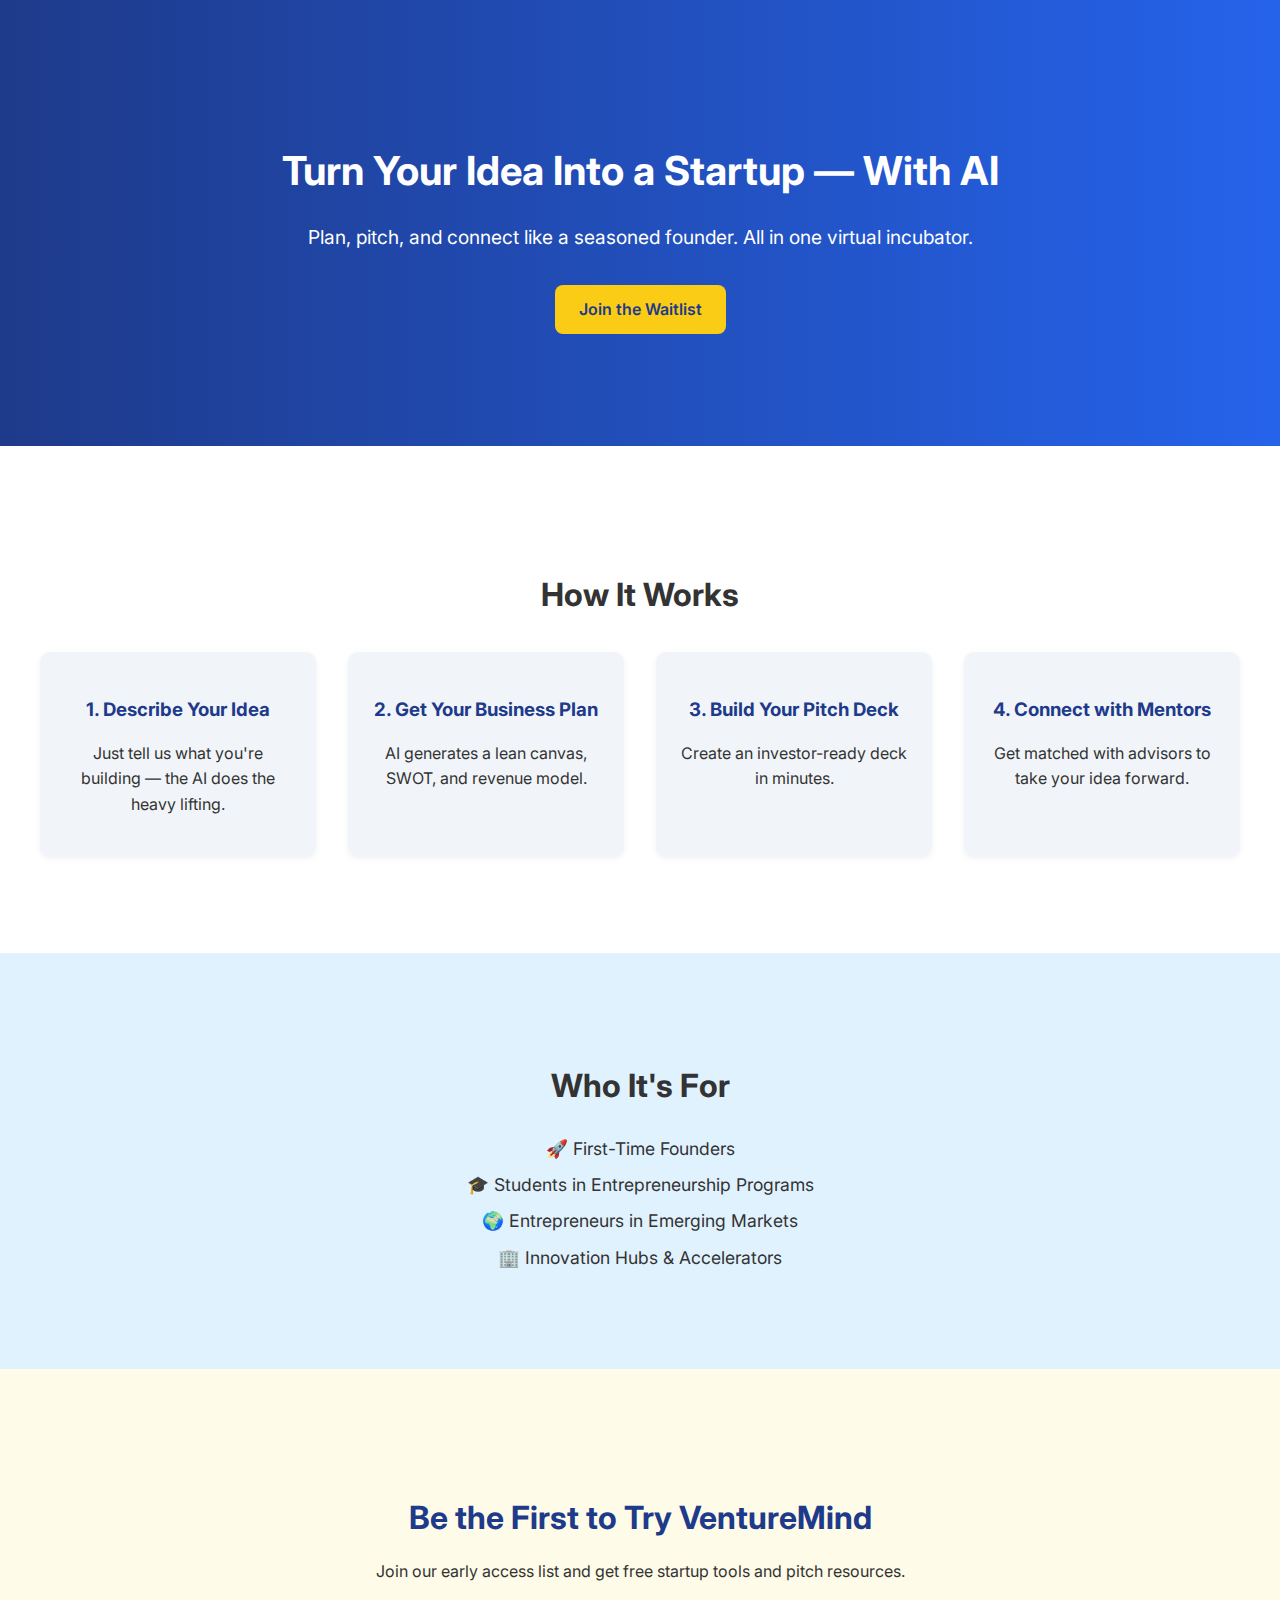
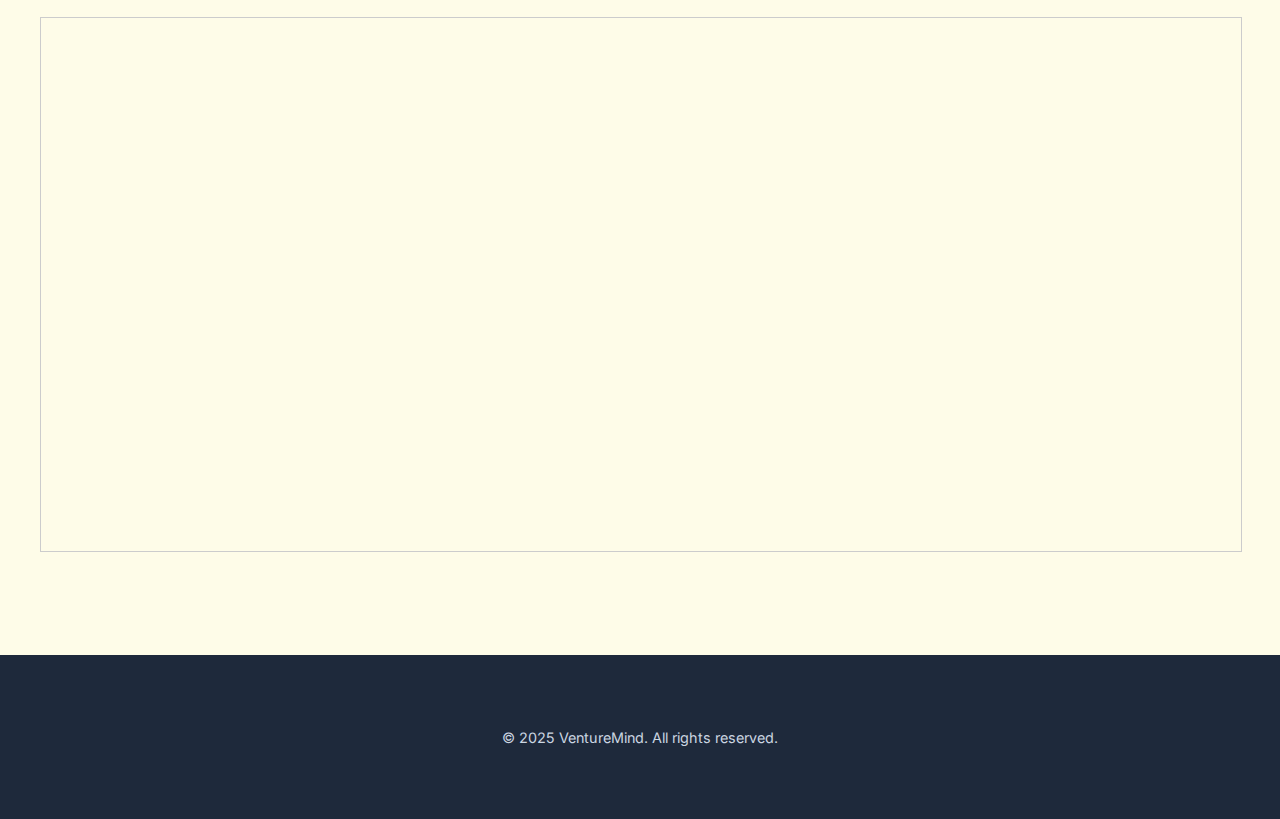
<file: index.html>
<!DOCTYPE html>
<html lang="en">
<head>
  <meta charset="UTF-8">
  <meta name="viewport" content="width=device-width, initial-scale=1.0">
  <title>VentureMind – AI-Powered Startup Incubator</title>
  <link rel="stylesheet" href="style.css">
  <link href="https://fonts.googleapis.com/css2?family=Inter:wght@400;600;700&display=swap" rel="stylesheet">
</head>
<body>
  <header class="hero">
    <div class="container">
      <h1>Turn Your Idea Into a Startup — With AI</h1>
      <p>Plan, pitch, and connect like a seasoned founder. All in one virtual incubator.</p>
      <a href="#waitlist" class="btn-primary">Join the Waitlist</a>
    </div>
  </header>

  <section class="how-it-works">
    <div class="container">
      <h2>How It Works</h2>
      <div class="steps">
        <div class="step">
          <h3>1. Describe Your Idea</h3>
          <p>Just tell us what you're building — the AI does the heavy lifting.</p>
        </div>
        <div class="step">
          <h3>2. Get Your Business Plan</h3>
          <p>AI generates a lean canvas, SWOT, and revenue model.</p>
        </div>
        <div class="step">
          <h3>3. Build Your Pitch Deck</h3>
          <p>Create an investor-ready deck in minutes.</p>
        </div>
        <div class="step">
          <h3>4. Connect with Mentors</h3>
          <p>Get matched with advisors to take your idea forward.</p>
        </div>
      </div>
    </div>
  </section>

  <section class="audience">
    <div class="container">
      <h2>Who It's For</h2>
      <ul>
        <li>🚀 First-Time Founders</li>
        <li>🎓 Students in Entrepreneurship Programs</li>
        <li>🌍 Entrepreneurs in Emerging Markets</li>
        <li>🏢 Innovation Hubs & Accelerators</li>
      </ul>
    </div>
  </section>

  <section id="waitlist" class="waitlist">
    <div class="container">
      <h2>Be the First to Try VentureMind</h2>
      <p>Join our early access list and get free startup tools and pitch resources.</p>
	  <iframe class="airtable-embed" src="https://airtable.com/embed/appjjTDcoOhSlZQWc/pagHVieSJFgEgJ8JI/form" frameborder="0" onmousewheel="" width="100%" height="533" style="background: transparent; border: 1px solid #ccc;"></iframe>
      </div>
  </section>

  <footer>
    <div class="container">
      <p>&copy; 2025 VentureMind. All rights reserved.</p>
    </div>
  </footer>
</body>
</html>
</file>
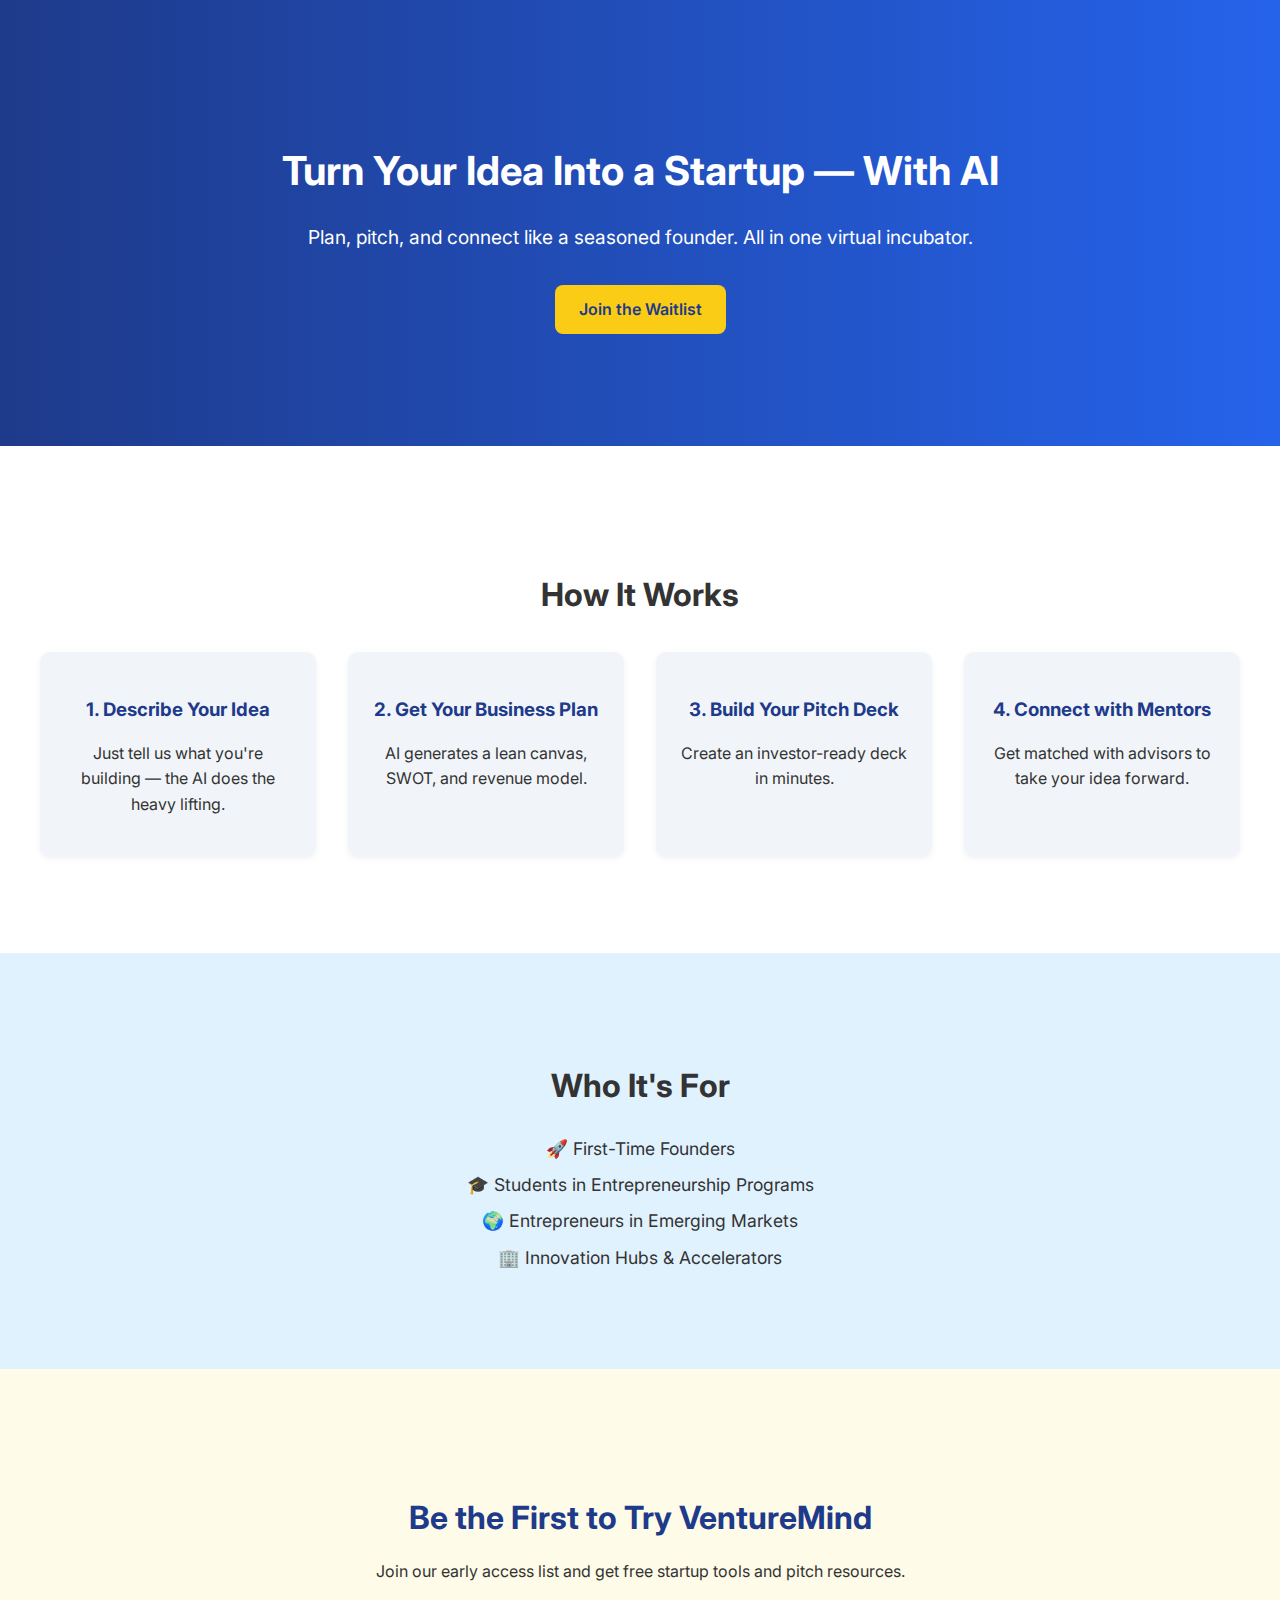
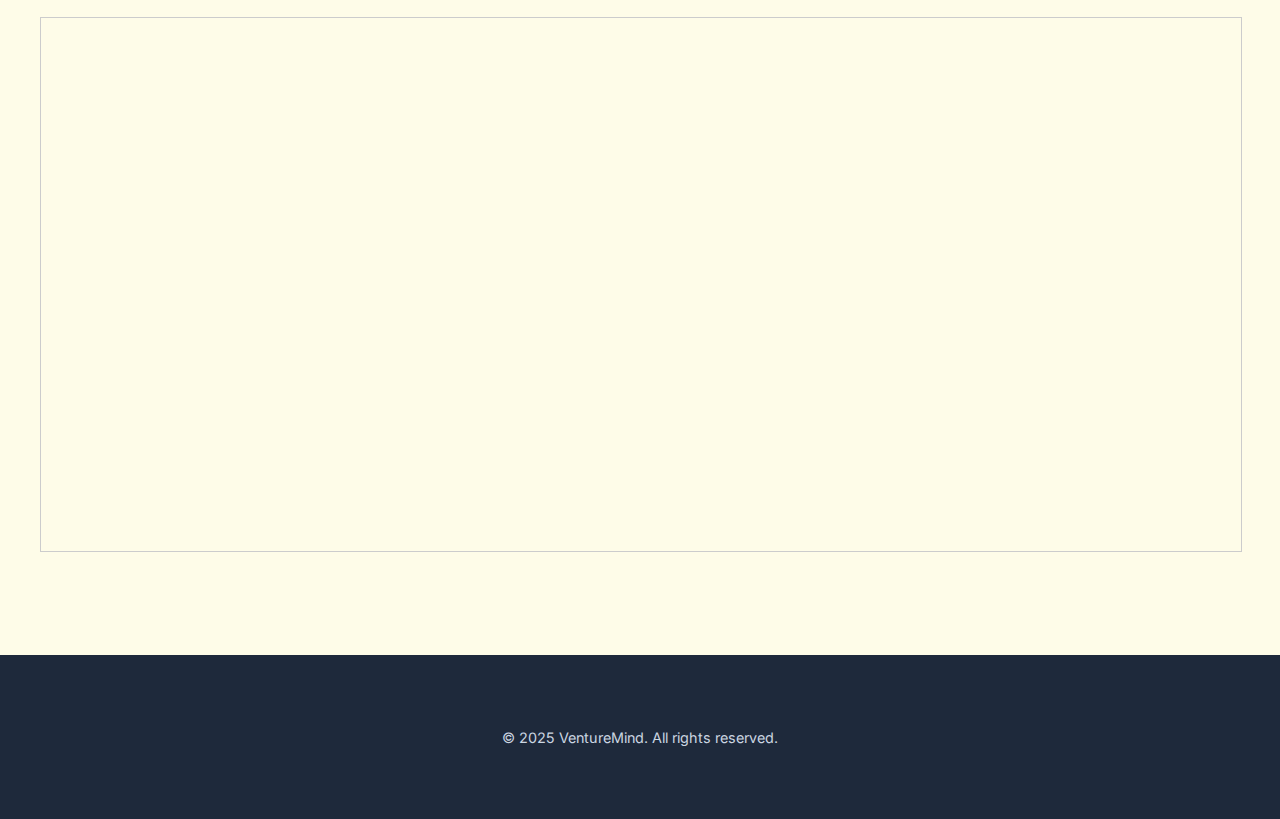
<file: venturemind.html>
<!DOCTYPE html>
<html lang="en">
<head>
  <meta charset="UTF-8">
  <meta name="viewport" content="width=device-width, initial-scale=1.0">
  <title>VentureMind – AI-Powered Startup Incubator</title>
  <link rel="stylesheet" href="style.css">
  <link href="https://fonts.googleapis.com/css2?family=Inter:wght@400;600;700&display=swap" rel="stylesheet">
</head>
<body>
  <header class="hero">
    <div class="container">
      <h1>Turn Your Idea Into a Startup — With AI</h1>
      <p>Plan, pitch, and connect like a seasoned founder. All in one virtual incubator.</p>
      <a href="#waitlist" class="btn-primary">Join the Waitlist</a>
    </div>
  </header>

  <section class="how-it-works">
    <div class="container">
      <h2>How It Works</h2>
      <div class="steps">
        <div class="step">
          <h3>1. Describe Your Idea</h3>
          <p>Just tell us what you're building — the AI does the heavy lifting.</p>
        </div>
        <div class="step">
          <h3>2. Get Your Business Plan</h3>
          <p>AI generates a lean canvas, SWOT, and revenue model.</p>
        </div>
        <div class="step">
          <h3>3. Build Your Pitch Deck</h3>
          <p>Create an investor-ready deck in minutes.</p>
        </div>
        <div class="step">
          <h3>4. Connect with Mentors</h3>
          <p>Get matched with advisors to take your idea forward.</p>
        </div>
      </div>
    </div>
  </section>

  <section class="audience">
    <div class="container">
      <h2>Who It's For</h2>
      <ul>
        <li>🚀 First-Time Founders</li>
        <li>🎓 Students in Entrepreneurship Programs</li>
        <li>🌍 Entrepreneurs in Emerging Markets</li>
        <li>🏢 Innovation Hubs & Accelerators</li>
      </ul>
    </div>
  </section>

  <section id="waitlist" class="waitlist">
    <div class="container">
      <h2>Be the First to Try VentureMind</h2>
      <p>Join our early access list and get free startup tools and pitch resources.</p>
	  <iframe class="airtable-embed" src="https://airtable.com/embed/appjjTDcoOhSlZQWc/pagHVieSJFgEgJ8JI/form" frameborder="0" onmousewheel="" width="100%" height="533" style="background: transparent; border: 1px solid #ccc;"></iframe>
      </div>
  </section>

  <footer>
    <div class="container">
      <p>&copy; 2025 VentureMind. All rights reserved.</p>
    </div>
  </footer>
</body>
</html>
</file>
<file: style.css>
/* style.css for VentureMind */

body {
  margin: 0;
  font-family: 'Inter', sans-serif;
  background: #f9f9f9;
  color: #333;
  line-height: 1.6;
}

.container {
  max-width: 1200px;
  margin: 0 auto;
  padding: 2rem;
}

.hero {
  background: linear-gradient(to right, #1e3a8a, #2563eb);
  color: white;
  padding: 5rem 0;
  text-align: center;
}

.hero h1 {
  font-size: 2.5rem;
  margin-bottom: 1rem;
}

.hero p {
  font-size: 1.2rem;
  margin-bottom: 2rem;
}

.btn-primary {
  display: inline-block;
  background: #facc15;
  color: #1e3a8a;
  padding: 0.75rem 1.5rem;
  border-radius: 8px;
  font-weight: 600;
  text-decoration: none;
  transition: background 0.3s ease;
}

.btn-primary:hover {
  background: #fbbf24;
}

.how-it-works {
  background: #ffffff;
  padding: 4rem 0;
  text-align: center;
}

.how-it-works h2 {
  font-size: 2rem;
  margin-bottom: 2rem;
}

.steps {
  display: grid;
  grid-template-columns: repeat(auto-fit, minmax(250px, 1fr));
  gap: 2rem;
}

.step {
  background: #f1f5f9;
  padding: 1.5rem;
  border-radius: 10px;
  box-shadow: 0 2px 6px rgba(0, 0, 0, 0.05);
}

.step h3 {
  color: #1e3a8a;
  margin-bottom: 0.5rem;
}

.audience {
  background: #e0f2fe;
  padding: 3rem 0;
  text-align: center;
}

.audience h2 {
  font-size: 2rem;
  margin-bottom: 1.5rem;
}

.audience ul {
  list-style: none;
  padding: 0;
  font-size: 1.1rem;
}

.audience li {
  margin-bottom: 0.5rem;
}

.waitlist {
  background: #fefce8;
  padding: 4rem 0;
  text-align: center;
}

.waitlist h2 {
  font-size: 2rem;
  color: #1e3a8a;
  margin-bottom: 1rem;
}

.waitlist p {
  margin-bottom: 2rem;
}

footer {
  background: #1e293b;
  color: #cbd5e1;
  text-align: center;
  padding: 1.5rem 0;
  font-size: 0.9rem;
}

@media (max-width: 600px) {
  .hero h1 {
    font-size: 2rem;
  }
  .btn-primary {
    width: 100%;
    padding: 1rem;
  }
  .steps {
    grid-template-columns: 1fr;
  }
}
</file>
